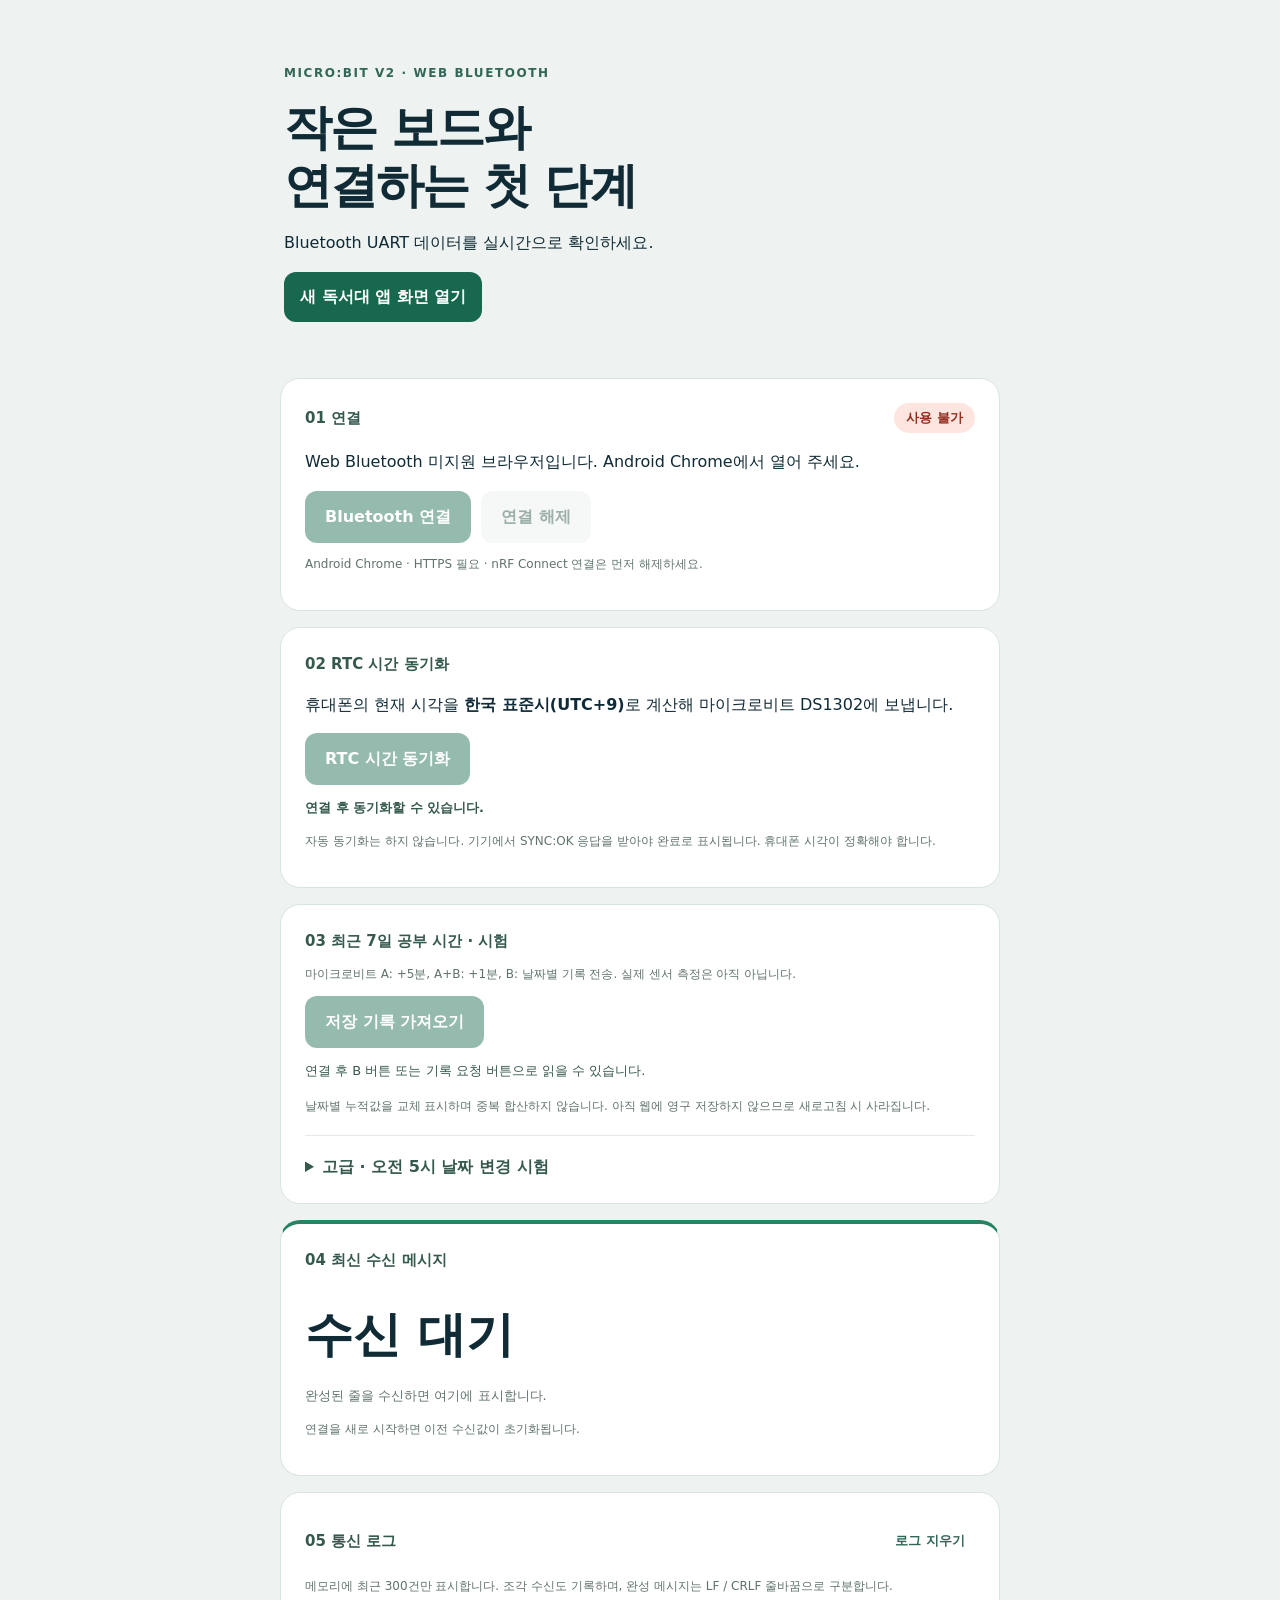
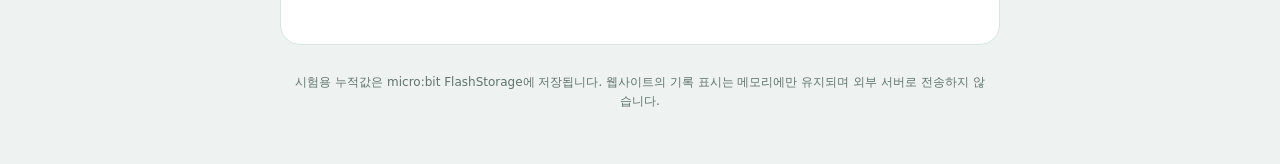
<file: index.html>
<!doctype html>
<html lang="ko">
<head>
  <meta charset="utf-8">
  <meta name="viewport" content="width=device-width, initial-scale=1">
  <meta name="theme-color" content="#112b36">
  <title>micro:bit UART 연결 테스트</title>
  <link rel="stylesheet" href="style.css">
  <script src="app.js" defer></script>
</head>
<body>
  <main>
    <header><p class="eyebrow">MICRO:BIT V2 · WEB BLUETOOTH</p><h1>작은 보드와<br>연결하는 첫 단계</h1><p>Bluetooth UART 데이터를 실시간으로 확인하세요.</p><p><a href="./app/" style="display:inline-block;padding:12px 16px;background:#17684e;color:white;border-radius:12px;font-weight:700;text-decoration:none">새 독서대 앱 화면 열기</a></p></header>
    <section aria-labelledby="connection-title">
      <div class="section-heading"><h2 id="connection-title">01 연결</h2><span id="status" role="status" data-state="idle">연결 대기</span></div>
      <p id="detail" aria-live="polite">연결 후 micro:bit의 B 버튼을 눌러 주세요.</p>
      <div class="actions"><button id="connect" type="button">Bluetooth 연결</button><button id="disconnect" class="secondary" type="button" disabled>연결 해제</button></div>
      <p class="hint">Android Chrome · HTTPS 필요 · nRF Connect 연결은 먼저 해제하세요.</p>
    </section>
    <section aria-labelledby="time-sync-title">
      <h2 id="time-sync-title">02 RTC 시간 동기화</h2>
      <p>휴대폰의 현재 시각을 <strong>한국 표준시(UTC+9)</strong>로 계산해 마이크로비트 DS1302에 보냅니다.</p>
      <div class="actions"><button id="sync-time" type="button" disabled>RTC 시간 동기화</button></div>
      <p id="sync-status" role="status" aria-live="polite">연결 후 동기화할 수 있습니다.</p>
      <p class="hint">자동 동기화는 하지 않습니다. 기기에서 SYNC:OK 응답을 받아야 완료로 표시됩니다. 휴대폰 시각이 정확해야 합니다.</p>
    </section>
    <section aria-labelledby="days-title">
      <h2 id="days-title">03 최근 7일 공부 시간 · 시험</h2>
      <p class="hint">마이크로비트 A: +5분, A+B: +1분, B: 날짜별 기록 전송. 실제 센서 측정은 아직 아닙니다.</p>
      <div class="actions"><button id="get-records" type="button" disabled>저장 기록 가져오기</button></div>
      <p id="records-status" role="status" aria-live="polite">연결 후 B 버튼 또는 기록 요청 버튼으로 읽을 수 있습니다.</p>
      <ol id="days" aria-label="날짜별 공부 시간"></ol>
      <p class="hint">날짜별 누적값을 교체 표시하며 중복 합산하지 않습니다. 아직 웹에 영구 저장하지 않으므로 새로고침 시 사라집니다.</p>
      <details class="test-options">
        <summary>고급 · 오전 5시 날짜 변경 시험</summary>
        <p class="hint">RTC를 시험용 04:59:30으로 바꿉니다. 05:00 전후에 A/B로 기록을 확인하고, 끝나면 반드시 RTC 시간 동기화 버튼으로 실제 한국 시각을 복원하세요. 시험용 시간도 FlashStorage에 저장됩니다.</p>
        <button id="boundary-test" class="secondary" type="button" disabled>RTC를 04:59:30으로 설정</button>
        <p id="boundary-status" role="status">시험 미실행</p>
      </details>
    </section>
    <section class="reading" aria-labelledby="reading-title">
      <h2 id="reading-title">04 최신 수신 메시지</h2>
      <output id="latest" aria-live="polite">수신 대기</output>
      <p id="received-at">완성된 줄을 수신하면 여기에 표시합니다.</p>
      <p class="hint">연결을 새로 시작하면 이전 수신값이 초기화됩니다.</p>
    </section>
    <section aria-labelledby="log-title">
      <div class="section-heading"><h2 id="log-title">05 통신 로그</h2><button id="clear" class="text-button" type="button">로그 지우기</button></div>
      <p class="hint">메모리에 최근 300건만 표시합니다. 조각 수신도 기록하며, 완성 메시지는 LF / CRLF 줄바꿈으로 구분합니다.</p>
      <ol id="log" aria-label="통신 로그"></ol>
    </section>
    <footer>시험용 누적값은 micro:bit FlashStorage에 저장됩니다. 웹사이트의 기록 표시는 메모리에만 유지되며 외부 서버로 전송하지 않습니다.</footer>
  </main>
</body>
</html>
</file>
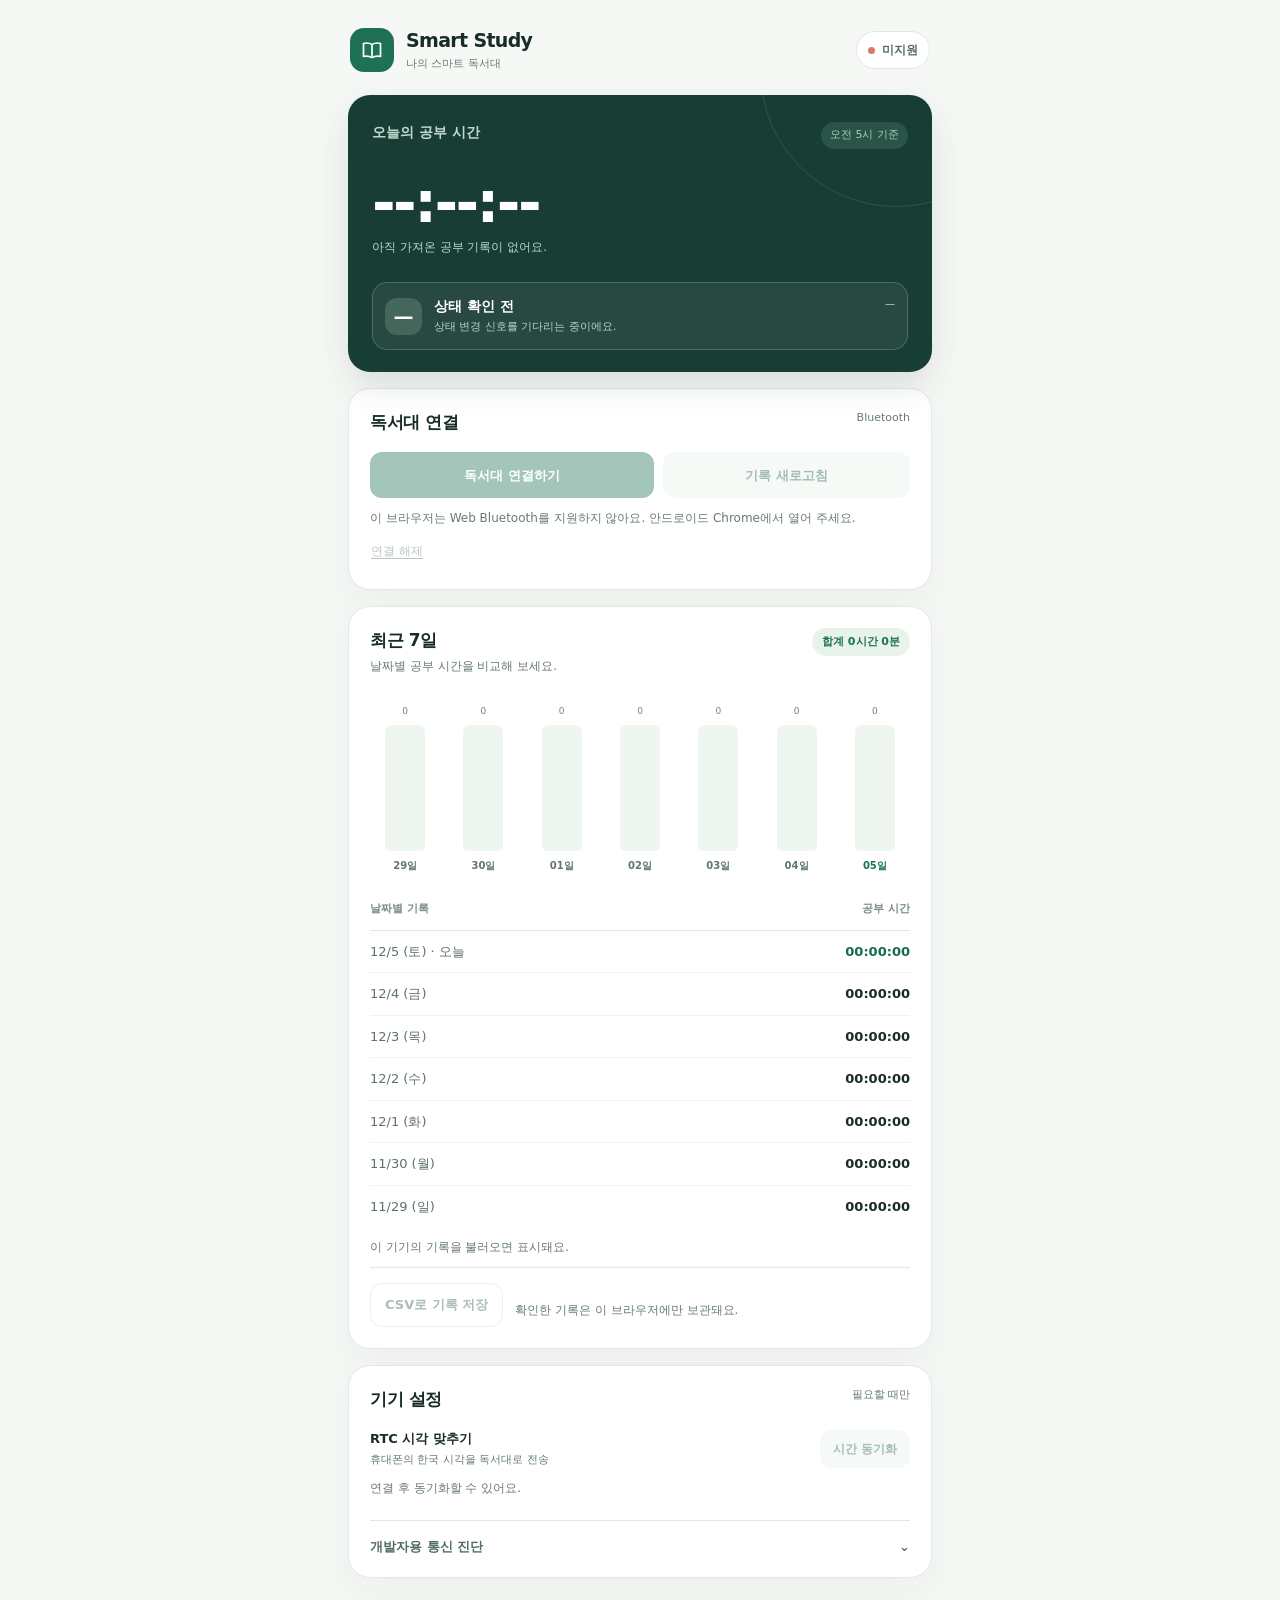
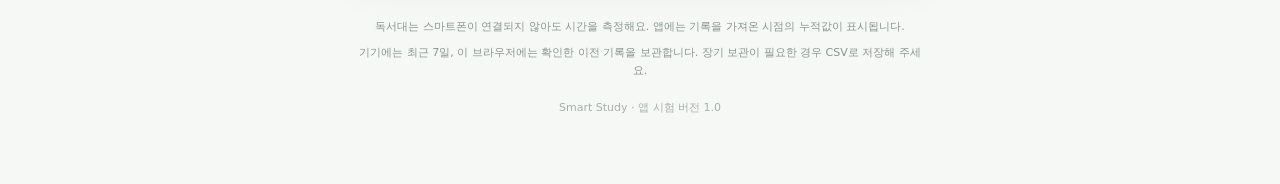
<file: app/index.html>
<!doctype html>
<html lang="ko">
<head>
  <meta charset="utf-8">
  <meta name="viewport" content="width=device-width, initial-scale=1, viewport-fit=cover">
  <meta name="theme-color" content="#f6f8f5">
  <meta name="description" content="micro:bit 독서대에서 측정한 공부 시간과 사용자 상태를 확인하세요.">
  <title>Smart Study · 독서대</title>
  <link rel="icon" type="image/svg+xml" href="./icon.svg">
  <link rel="manifest" href="./manifest.webmanifest">
  <link rel="stylesheet" href="./style.css">
  <script src="./app.js" defer></script>
</head>
<body>
  <main class="shell">
    <header class="topbar">
      <div class="brand">
        <div class="brand-icon" aria-hidden="true">
          <svg width="24" height="24" viewBox="0 0 24 24" fill="none"><path d="M3.5 5.5C6.7 4.5 9.1 4.8 12 6.5c2.9-1.7 5.3-2 8.5-1v13c-3-.9-5.9-.4-8.5 1.1-2.6-1.5-5.5-2-8.5-1.1v-13Z" stroke="currentColor" stroke-width="1.7" stroke-linejoin="round"/><path d="M12 6.5v12.1" stroke="currentColor" stroke-width="1.7"/></svg>
        </div>
        <div><strong>Smart Study</strong><small>나의 스마트 독서대</small></div>
      </div>
      <span class="connection-pill" id="connection-badge" data-connection="idle"><span class="status-dot"></span><span id="connection-label">연결 전</span></span>
    </header>

    <section class="hero" aria-labelledby="today-title">
      <div class="hero-heading"><p class="kicker" id="today-title">오늘의 공부 시간</p><span class="date-note">오전 5시 기준</span></div>
      <output id="today-total" class="time-hero" aria-live="polite">--:--:--</output>
      <p id="today-caption" class="hero-sub">기기와 연결하면 누적 시간을 확인할 수 있어요.</p>
      <div class="state-surface" data-presence="UNKNOWN" id="presence-surface">
        <span class="state-symbol" id="state-symbol" aria-hidden="true">—</span>
        <div class="state-copy"><strong id="presence-label">상태 확인 전</strong><small id="presence-detail">마이크로비트의 상태 신호를 기다리는 중</small></div>
        <span class="live-label" id="state-recency">—</span>
      </div>
    </section>

    <section class="connection-panel" aria-labelledby="connect-title">
      <div class="panel-heading"><h2 id="connect-title">독서대 연결</h2><span class="muted-sm">Bluetooth</span></div>
      <div class="button-grid">
        <button id="connect" class="button primary" type="button">독서대 연결하기</button>
        <button id="refresh" class="button secondary" type="button" disabled>기록 새로고침</button>
      </div>
      <p id="connection-detail" class="fine-print" role="status" aria-live="polite">안드로이드 Chrome에서 연결할 수 있어요.</p>
      <button id="disconnect" class="subtle-action" type="button" disabled>연결 해제</button>
    </section>

    <section class="week-panel" aria-labelledby="week-title">
      <div class="panel-heading">
        <div><h2 id="week-title">최근 7일</h2><p class="panel-sub">날짜별 공부 시간을 비교해 보세요.</p></div>
        <span id="week-total" class="week-total">합계 0시간 0분</span>
      </div>
      <div id="week-chart" class="week-chart" aria-label="최근 7일 공부 시간 막대그래프"></div>
      <div class="list-heading"><span>날짜별 기록</span><span>공부 시간</span></div>
      <ol id="day-list" class="day-list" aria-label="날짜별 누적 공부 시간"></ol>
      <p id="record-status" class="fine-print" role="status" aria-live="polite">이 기기의 기록을 불러오면 표시돼요.</p>
      <div class="record-actions">
        <button id="export" class="button tertiary" type="button" disabled>CSV로 기록 저장</button>
        <span class="fine-print">확인한 기록은 이 브라우저에만 보관돼요.</span>
      </div>
    </section>

    <section class="tools-panel" aria-labelledby="settings-title">
      <div class="panel-heading"><h2 id="settings-title">기기 설정</h2><span class="muted-sm">필요할 때만</span></div>
      <div class="setting-row">
        <div><strong>RTC 시각 맞추기</strong><small>휴대폰의 한국 시각을 독서대로 전송</small></div>
        <button id="sync-time" class="button secondary small" type="button" disabled>시간 동기화</button>
      </div>
      <p class="fine-print" id="sync-status" role="status" aria-live="polite">연결 후 동기화할 수 있어요.</p>

      <details class="advanced">
        <summary>개발자용 통신 진단 <span class="chevron" aria-hidden="true">⌄</span></summary>
        <div class="advanced-body">
          <p class="fine-print">장치에서 수신한 가장 최근 메시지</p>
          <output id="latest" class="raw-message">아직 수신한 메시지가 없습니다.</output>
          <div class="log-heading"><strong>통신 로그</strong><button id="clear-log" class="subtle-action" type="button">로그 지우기</button></div>
          <ol id="log" class="log-list" aria-label="Bluetooth 통신 로그"></ol>
          <details class="boundary-options">
            <summary>RTC 오전 5시 경계 시험</summary>
            <p class="warning">시험용 시각으로 RTC를 변경합니다. 실제 공부 기록에 영향을 줄 수 있어요. 시험 후 반드시 현재 시각으로 동기화하세요.</p>
            <button id="boundary-test" class="button tertiary" type="button" disabled>RTC를 04:59:30으로 설정</button>
            <p id="boundary-status" class="fine-print">시험하지 않음</p>
          </details>
        </div>
      </details>
    </section>

    <footer class="footer">
      <p>독서대는 스마트폰이 연결되지 않아도 시간을 측정해요. 앱에는 기록을 가져온 시점의 누적값이 표시됩니다.</p>
      <p>기기에는 최근 7일, 이 브라우저에는 확인한 이전 기록을 보관합니다. 장기 보관이 필요한 경우 CSV로 저장해 주세요.</p>
      <p class="version">Smart Study · 앱 시험 버전 1.0</p>
    </footer>
  </main>
</body>
</html>
</file>
<file: style.css>
:root{color-scheme:light;font-family:system-ui,-apple-system,"Segoe UI",sans-serif;color:#112b36;background:#eef3f1;line-height:1.6}*{box-sizing:border-box}body{margin:0}main{max-width:760px;margin:auto;padding:40px 20px}header{padding:12px 4px 24px}.eyebrow{font-size:12px;font-weight:750;letter-spacing:.13em;color:#326658}h1{font-size:clamp(32px,7vw,48px);line-height:1.2;letter-spacing:-.04em;margin:16px 0}header>p:last-child{color:#52666d}section{background:#fff;border:1px solid #d9e4df;border-radius:20px;padding:24px;margin:16px 0}h2{font-size:15px;margin:0;color:#36594f}.section-heading{display:flex;align-items:center;justify-content:space-between;gap:12px;flex-wrap:wrap}#status{font-size:13px;border-radius:30px;background:#edf1f3;padding:5px 12px;font-weight:700}#status[data-state=connected]{background:#d8f4e4;color:#125b3c}#status[data-state=failed]{background:#ffe5df;color:#932f20}.actions{display:flex;gap:10px;flex-wrap:wrap}button{font:inherit;font-weight:700;border:0;border-radius:12px;padding:13px 20px;background:#17684e;color:#fff;cursor:pointer;min-height:48px}button:disabled{opacity:.45;cursor:default}button:focus-visible{outline:3px solid #cc8600;outline-offset:3px}.secondary{background:#e9f0ed;color:#244e41}.text-button{background:transparent;color:#326658;padding:4px 10px;font-size:13px}.hint{font-size:12px;color:#60736c}output{display:block;font-size:clamp(30px,7vw,48px);font-weight:750;overflow-wrap:anywhere;margin:24px 0 8px}.reading{border-top:4px solid #248465}#received-at{font-size:13px;color:#60736c}#log{padding:0;list-style:none;max-height:360px;overflow:auto;font:12px/1.7 ui-monospace,monospace}#log li{padding:10px 0;border-bottom:1px solid #edf1ef;white-space:pre-wrap;overflow-wrap:anywhere}time{color:#6c7e77}footer{text-align:center;font-size:12px;color:#60736c;padding:12px}@media(max-width:420px){main{padding:24px 14px}section{padding:20px}.actions button{flex:1}}

#sync-status{font-size:13px;font-weight:650;color:#36594f;overflow-wrap:anywhere}

#days{list-style:none;margin:16px 0;padding:0}
#days li{padding:12px 4px;border-bottom:1px solid #e5eae8;font-weight:650;font-variant-numeric:tabular-nums}
#records-status,#boundary-status{font-size:13px;color:#36594f}
.test-options{padding-top:18px;border-top:1px solid #e5eae8;margin-top:18px}
.test-options summary{font-weight:700;cursor:pointer;color:#36594f}
.test-options button{margin-top:4px}
</file>
<file: app/style.css>
:root {
  color-scheme: light;
  --ink:#182c28;--muted:#677b73;--line:#e1e9e3;--paper:#f6f8f5;--green:#1e7155;
  --card:#ffffff;--shadow:0 14px 38px rgba(24,53,40,.045);
  font-family:"Pretendard", -apple-system, BlinkMacSystemFont, "Segoe UI", system-ui, sans-serif;
  font-size:16px;line-height:1.5;-webkit-font-smoothing:antialiased;
}
* { box-sizing:border-box }
html { min-width:320px; background:var(--paper) }
body { margin:0;color:var(--ink);background:var(--paper) }
button { font:inherit;cursor:pointer;-webkit-tap-highlight-color:transparent }
button:focus-visible,summary:focus-visible { outline:3px solid #e8ad50;outline-offset:3px }
button:disabled { opacity:.4;cursor:not-allowed }
.shell { max-width:620px;padding:0 18px 24px;margin:auto }
.topbar { display:flex;align-items:center;justify-content:space-between;gap:16px;padding:28px 2px 23px }
.brand { display:flex;align-items:center;gap:12px;min-width:0 }
.brand-icon { width:44px;height:44px;border-radius:14px;display:grid;place-items:center;background:#1e7155;color:#fff;flex-shrink:0 }
.brand strong { display:block;font-size:19px;font-weight:780;letter-spacing:-.035em;line-height:1.3 }
.brand small { display:block;font-size:11px;color:var(--muted);margin-top:3px;white-space:nowrap }
.connection-pill { display:inline-flex;align-items:center;gap:7px;padding:9px 11px;border:1px solid var(--line);border-radius:30px;font-size:12px;font-weight:720;white-space:nowrap;color:#566b62;background:#fff }
.status-dot { height:7px;width:7px;flex-shrink:0;background:#9baea5;border-radius:50% }
.connection-pill[data-connection=connected] { color:#126b45;border-color:#d5e9dc;background:#ecf9f0 }
.connection-pill[data-connection=connected] .status-dot { background:#21aa69 }
.connection-pill[data-connection=connecting] .status-dot { background:#efb653 }
.connection-pill[data-connection=failed] .status-dot,.connection-pill[data-connection=disconnected] .status-dot { background:#d77c63 }
section { margin-bottom:16px;border-radius:22px }
.hero { padding:27px 24px 22px;background:#183d34;color:#fff;box-shadow:0 14px 34px rgba(21,53,42,.12);overflow:hidden;position:relative }
.hero::after { position:absolute;content:"";right:-100px;top:-160px;width:270px;height:270px;border:1px solid rgba(189,235,210,.13);border-radius:50%;pointer-events:none }
.hero-heading,.panel-heading { display:flex;justify-content:space-between;align-items:start;gap:10px }
.kicker { margin:0;font-size:14px;font-weight:650;color:#c0dacf }
.date-note { font-size:11px;color:#a9cec0;background:#2a5447;border-radius:99px;padding:5px 9px;white-space:nowrap }
.time-hero { display:block;font-size:clamp(39px,10.5vw,57px);line-height:1.1;font-weight:780;letter-spacing:-.045em;font-variant-numeric:tabular-nums;margin:22px 0 5px;white-space:nowrap }
.hero-sub { color:#bbd8cb;font-size:12px;margin:0 0 26px }
.state-surface { border:1px solid rgba(215,247,230,.2);background:rgba(255,255,255,.065);border-radius:15px;padding:13px 12px;display:flex;align-items:center;gap:12px }
.state-symbol { width:37px;height:37px;display:grid;place-items:center;background:#43675a;border-radius:12px;font-weight:800;font-size:20px;flex-shrink:0 }
.state-copy { flex:1;min-width:0 }
.state-copy strong { font-size:14px;display:block }
.state-copy small { font-size:11px;display:block;color:#b9d2c8;margin-top:2px }
.live-label { font-size:10px;color:#bdd7cb;white-space:nowrap;align-self:start }
.state-surface[data-presence=HERE] .state-symbol,.state-surface[data-presence=STILL] .state-symbol {background:#23845a}
.state-surface[data-presence=WAIT] .state-symbol {background:#ab7730}
.state-surface[data-presence=AWAY] .state-symbol {background:#56726a}
.connection-panel,.week-panel,.tools-panel { background:var(--card);border:1px solid var(--line);padding:21px;box-shadow:var(--shadow) }
.panel-heading h2 { margin:0;font-size:17px;letter-spacing:-.025em }
.panel-sub { margin:4px 0 0;color:var(--muted);font-size:12px }
.muted-sm { font-size:11px;color:var(--muted) }
.button-grid {display:grid;grid-template-columns:1.15fr 1fr;gap:9px;margin-top:17px}
.button { border-radius:12px;min-height:46px;padding:11px 14px;border:1px solid transparent;font-size:13px;font-weight:750;white-space:nowrap }
.primary { background:var(--green);color:white }
.primary:hover:not(:disabled) { background:#125d45 }
.secondary { background:#eaf3ed;color:#1b5c45 }
.tertiary { border:1px solid #cddbd1;background:#fff;color:#365b4d }
.small { min-height:38px;padding:8px 12px;font-size:12px }
.fine-print { color:var(--muted);font-size:12px;line-height:1.55;margin:11px 0 0;overflow-wrap:anywhere }
.subtle-action { color:#567267;background:none;border:0;font-size:12px;padding:8px 1px;text-decoration:underline;text-underline-offset:3px;margin-top:6px }
.week-total { color:#1d7253;background:#e8f4eb;border-radius:99px;padding:6px 10px;font-size:11px;font-weight:750;white-space:nowrap }
.week-chart { display:grid;grid-template-columns:repeat(7,minmax(0,1fr));height:174px;gap:8px;align-items:end;margin:24px 0 16px }
.bar-column { display:flex;flex-direction:column;align-items:center;gap:7px;min-width:0 }
.bar-value { font-size:9px;color:#6c8178;font-variant-numeric:tabular-nums;white-space:nowrap }
.bar-track { height:126px;max-width:40px;width:100%;display:flex;align-items:flex-end;justify-content:center;border-radius:7px 7px 5px 5px;background:#eff5ef;overflow:hidden }
.bar-fill { width:100%;height:var(--fill,0%);min-height:0;background:#b0cfc0;border-radius:7px 7px 5px 5px;transition:height .3s }
.bar-column.is-today .bar-fill { background:#22805a }
.bar-day { font-size:10px;font-weight:650;color:#61776c;white-space:nowrap }
.bar-column.is-today .bar-day { color:#177451 }
.list-heading { display:flex;justify-content:space-between;gap:12px;padding:12px 0;color:#7a8d83;font-size:11px;font-weight:700;border-bottom:1px solid var(--line) }
.day-list { padding:0;margin:0;list-style:none }
.day-list li { display:flex;align-items:center;justify-content:space-between;gap:8px;padding:11px 0;border-bottom:1px solid #eff3ef;font-size:13px }
.day-list li:last-child { border-bottom:0 }
.day-list time { color:#5f7367 }
.day-list strong {font-variant-numeric:tabular-nums;font-size:13px}
.day-list li.is-today strong {color:#166d4b}
.record-actions { border-top:1px solid var(--line);margin-top:10px;padding-top:15px;display:flex;flex-wrap:wrap;align-items:center;gap:12px }
.record-actions .button { min-height:41px }
.setting-row {display:flex;justify-content:space-between;align-items:center;gap:10px;margin-top:17px}
.setting-row strong {display:block;font-size:13px}
.setting-row small {display:block;color:var(--muted);font-size:11px;margin-top:3px}
.advanced { border-top:1px solid var(--line);margin-top:22px;padding-top:16px }
.advanced summary { cursor:pointer;font-size:13px;color:#526e61;font-weight:700;list-style:none;display:flex;justify-content:space-between }
.advanced summary::-webkit-details-marker{display:none}
.advanced[open] .chevron {transform:rotate(180deg)}
.advanced-body { margin-top:16px }
.raw-message { display:block;background:#eef3ef;border-radius:10px;padding:13px;font:12px/1.5 ui-monospace,monospace;overflow-wrap:anywhere;margin-top:8px }
.log-heading {display:flex;align-items:center;justify-content:space-between;margin-top:12px}
.log-heading strong {font-size:12px}
.log-list {max-height:270px;overflow:auto;background:#f7f9f6;padding:7px 13px;margin:4px 0 14px;list-style:none;border-radius:12px}
.log-list li {font:11px/1.6 ui-monospace,monospace;white-space:pre-wrap;overflow-wrap:anywhere;padding:7px 0;border-bottom:1px solid #e7ede7}
.log-list li:last-child {border:0}
.boundary-options {padding:12px 0}
.boundary-options summary {font-size:12px;color:#8b5e31}
.warning {font-size:12px;line-height:1.6;color:#995d37}
.footer {text-align:center;padding:16px 8px 35px}
.footer p {margin:8px 0;font-size:11px;color:#85968d;line-height:1.65}
.footer .version {margin-top:18px;color:#a3b1a7}
@media(max-width:390px) {
  .shell{padding:0 12px 24px}.topbar{padding:22px 2px}
  .hero{padding:25px 19px}.connection-panel,.week-panel,.tools-panel{padding:18px}
  .brand strong {font-size:18px}
  .button-grid{grid-template-columns:1fr 1fr}
  .button{font-size:12px;padding:10px 8px}
  .bar-value{font-size:8px}.week-chart{gap:6px}
}
@media(prefers-reduced-motion:reduce) {* {transition:none!important} }
</file>
